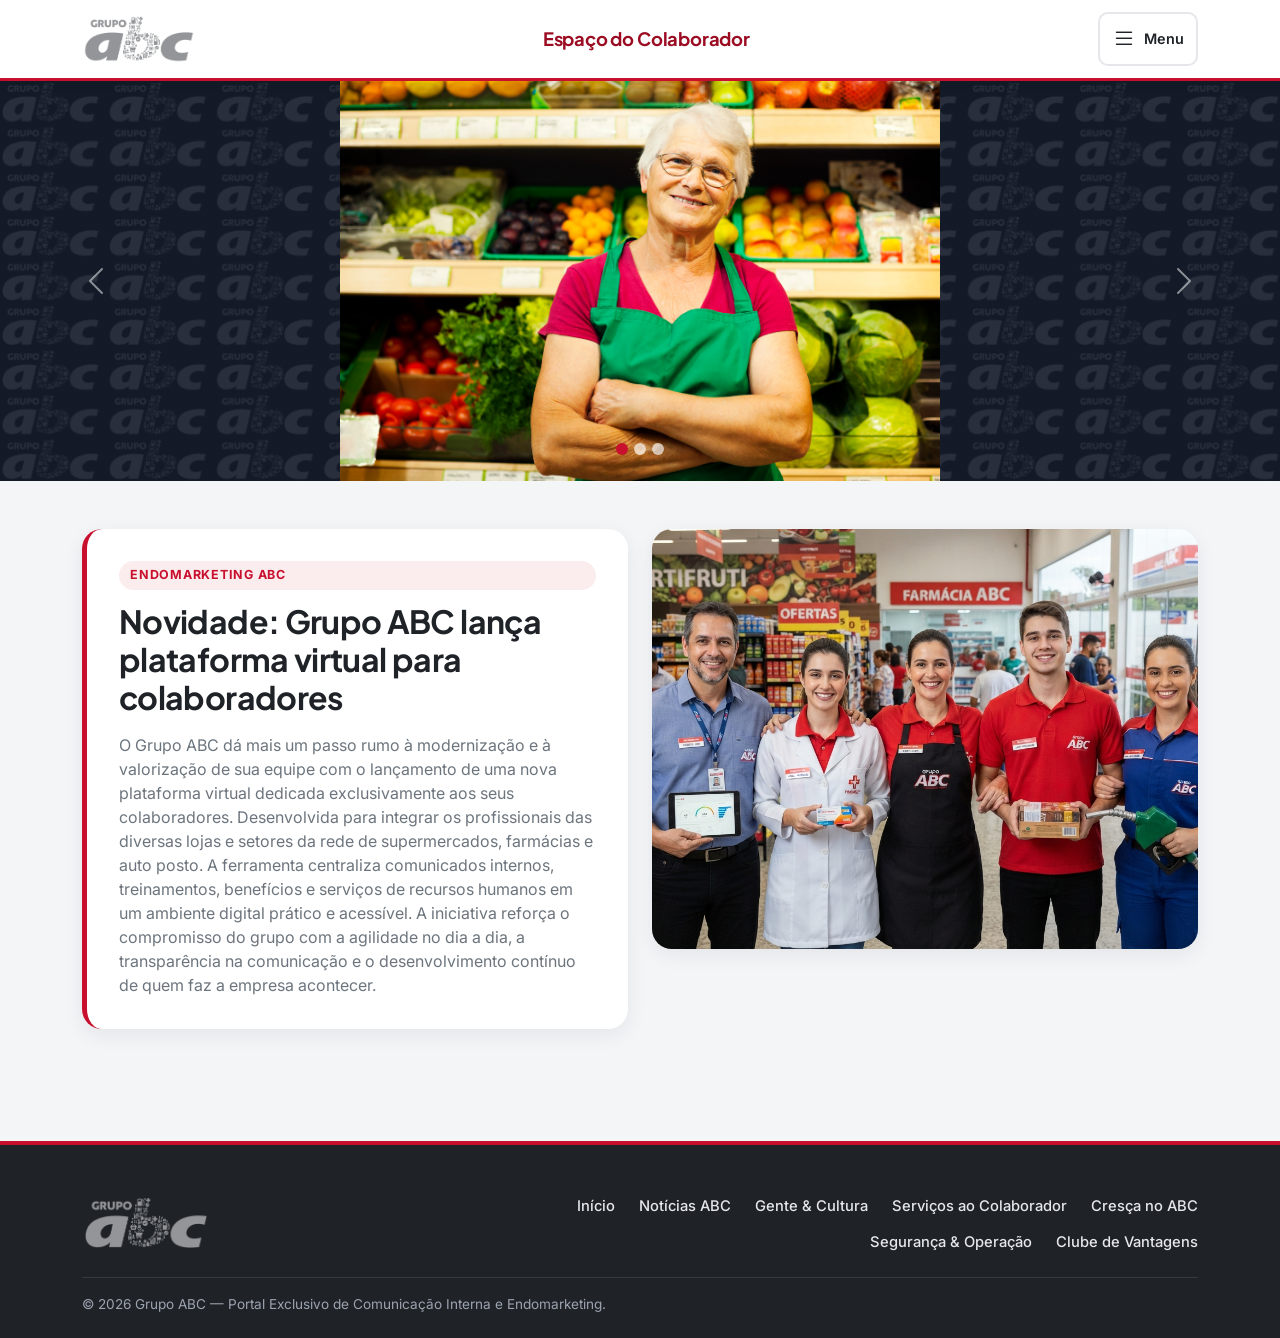
<file: index.html>
<!DOCTYPE html>
<html lang="pt-BR">

<head>
    <meta charset="UTF-8">
    <meta name="viewport" content="width=device-width, initial-scale=1.0">
    <title>Início | Portal Interno Grupo ABC</title>
    <!-- Google Fonts -->
    <link rel="preconnect" href="https://fonts.googleapis.com">
    <link rel="preconnect" href="https://fonts.gstatic.com" crossorigin>
    <link
        href="https://fonts.googleapis.com/css2?family=Inter:wght@400;500;600&family=Plus+Jakarta+Sans:wght@600;700;800&display=swap"
        rel="stylesheet">
    <!-- Bootstrap 5 & Icons -->
    <link href="https://cdn.jsdelivr.net/npm/bootstrap@5.3.3/dist/css/bootstrap.min.css" rel="stylesheet">
    <link href="https://cdn.jsdelivr.net/npm/bootstrap-icons@1.11.3/font/bootstrap-icons.min.css" rel="stylesheet">
    <!-- CSS Customizado -->
    <link rel="stylesheet" href="css/style.css">
</head>

<body>

    <!-- NAVBAR COMUM COM MENU SANDUÍCHE -->
    <header class="sticky-top">
        <nav class="navbar abc-navbar">
            <div class="container d-flex align-items-center justify-content-between gap-2">
                <a class="navbar-brand p-0 m-0" href="index.html">
                    <img src="img/logo.png" alt="Logo Grupo ABC" class="navbar-logo">
                </a>

                <span class="titulo-colaborador">Espaço do Colaborador</span>

                <button class="btn-menu-sandwich" type="button" data-bs-toggle="offcanvas"
                    data-bs-target="#menuPrincipalABC" aria-controls="menuPrincipalABC" aria-label="Abrir menu">
                    <i class="bi bi-list fs-4"></i>
                    <span class="d-none d-sm-inline">Menu</span>
                </button>
            </div>
        </nav>

        <!-- Menu Sanduíche Lateral (Offcanvas) -->
        <div class="offcanvas offcanvas-end abc-offcanvas" tabindex="-1" id="menuPrincipalABC"
            aria-labelledby="menuPrincipalABCLabel">
            <div class="offcanvas-header">
                <h5 class="offcanvas-title" id="menuPrincipalABCLabel">Portal Grupo ABC</h5>
                <button type="button" class="btn-close btn-close-white" data-bs-dismiss="offcanvas"
                    aria-label="Fechar"></button>
            </div>
            <div class="offcanvas-body">
                <ul class="abc-nav-list">
                    <li><a href="index.html" class="abc-nav-link active"><i class="bi bi-house-door-fill"></i>
                            Início</a></li>
                    <li><a href="noticias.html" class="abc-nav-link"><i class="bi bi-newspaper"></i> Notícias ABC</a>
                    </li>
                    <li><a href="gente.html" class="abc-nav-link"><i class="bi bi-people-fill"></i> Gente &amp;
                            Cultura</a></li>
                    <li><a href="servicos.html" class="abc-nav-link"><i class="bi bi-grid-1x2-fill"></i> Serviços ao
                            Colaborador</a></li>
                    <li><a href="https://gruposuperabc.jobs.recrut.ai/" target="_blank" rel="noopener noreferrer"
                            class="abc-nav-link"><i class="bi bi-graph-up-arrow"></i> Cresça no ABC</a></li>
                    <li><a href="Seguranca.html" class="abc-nav-link"><i class="bi bi-shield-check"></i> Segurança &amp;
                            Operação</a></li>
                    <li><a href="servicos.html#beneficios" class="abc-nav-link"><i class="bi bi-award-fill"></i> Clube
                            de Vantagens</a></li>
                </ul>
            </div>
        </div>
    </header>

    <main>
        <!-- 3 BANNERS EM LARGURA TOTAL E 500px DE ALTURA -->
        <section aria-label="Destaques Grupo ABC">
            <div id="carouselBannersABC" class="carousel slide" data-bs-ride="carousel">
                <div class="carousel-indicators">
                    <button type="button" data-bs-target="#carouselBannersABC" data-bs-slide-to="0" class="active"
                        aria-current="true" aria-label="Banner 1"></button>
                    <button type="button" data-bs-target="#carouselBannersABC" data-bs-slide-to="1"
                        aria-label="Banner 2"></button>
                    <button type="button" data-bs-target="#carouselBannersABC" data-bs-slide-to="2"
                        aria-label="Banner 3"></button>
                </div>

                <div class="carousel-inner">
                    <div class="carousel-item active">
                        <img src="img/imagem1.jpg" class="hero-banner-img" alt="Banner 1 Grupo ABC">
                    </div>
                    <div class="carousel-item">
                        <img src="img/imagem2.jpg" class="hero-banner-img" alt="Banner 2 Grupo ABC">
                    </div>
                    <div class="carousel-item">
                        <img src="img/imagem3.jpg" class="hero-banner-img" alt="Banner 3 Grupo ABC">
                    </div>
                </div>

                <button class="carousel-control-prev" type="button" data-bs-target="#carouselBannersABC"
                    data-bs-slide="prev">
                    <span class="carousel-control-prev-icon" aria-hidden="true"></span>
                    <span class="visually-hidden">Anterior</span>
                </button>
                <button class="carousel-control-next" type="button" data-bs-target="#carouselBannersABC"
                    data-bs-slide="next">
                    <span class="carousel-control-next-icon" aria-hidden="true"></span>
                    <span class="visually-hidden">Próximo</span>
                </button>
            </div>
        </section>

        <!-- SEÇÃO EM DUAS COLUNAS: TEXTO + IMAGEM CULTURA E GENTE -->
        <section class="container my-5">
            <div class="row g-4 align-items-stretch">
                <div class="col-12 col-lg-6">
                    <div class="cultura-box">
                        <span class="tag-red">Endomarketing ABC</span>
                        <h2 class="mb-3">Novidade: Grupo ABC lança plataforma virtual para colaboradores</h2>
                        <p class="text-secondary mb-0">
                            O Grupo ABC dá mais um passo rumo à modernização e à valorização de sua equipe com o
                            lançamento de uma nova plataforma virtual dedicada exclusivamente aos seus colaboradores.
                            Desenvolvida para integrar os profissionais das diversas lojas e setores da rede de
                            supermercados, farmácias e auto posto. A ferramenta centraliza comunicados internos,
                            treinamentos, benefícios e serviços de recursos humanos em um ambiente digital prático e
                            acessível. A iniciativa reforça o compromisso do grupo com a agilidade no dia a dia, a
                            transparência na comunicação e o desenvolvimento contínuo de quem faz a empresa acontecer.
                        </p>
                    </div>
                </div>
                <div class="col-12 col-lg-6">
                    <img src="img/imagem_cultura_e_gente.jpg" alt="Cultura e Gente Grupo ABC" class="cultura-img">
                </div>
            </div>
        </section>
    </main>

    <!-- FOOTER COMUM -->
    <footer class="abc-footer pt-5 pb-4">
        <div class="container">
            <div class="row gy-4 align-items-center">
                <div class="col-12 col-lg-4">
                    <a href="index.html">
                        <img src="img/logo.png" alt="Logo Grupo ABC" class="footer-logo">
                    </a>
                </div>
                <div class="col-12 col-lg-8">
                    <ul class="footer-nav-links justify-content-lg-end">
                        <li><a href="index.html">Início</a></li>
                        <li><a href="noticias.html">Notícias ABC</a></li>
                        <li><a href="gente.html">Gente &amp; Cultura</a></li>
                        <li><a href="servicos.html">Serviços ao Colaborador</a></li>
                        <li><a href="https://gruposuperabc.jobs.recrut.ai/" target="_blank"
                                rel="noopener noreferrer">Cresça no ABC</a></li>
                        <li><a href="Seguranca.html">Segurança &amp; Operação</a></li>
                        <li><a href="servicos.html#beneficios">Clube de Vantagens</a></li>
                    </ul>
                </div>
            </div>
            <div class="footer-bottom mt-4 pt-3 text-center text-lg-start">
                © 2026 Grupo ABC — Portal Exclusivo de Comunicação Interna e Endomarketing.
            </div>
        </div>
    </footer>

    <script src="https://cdn.jsdelivr.net/npm/bootstrap@5.3.3/dist/js/bootstrap.bundle.min.js"></script>
    <script src="js/script.js"></script>
</body>

</html>
</file>
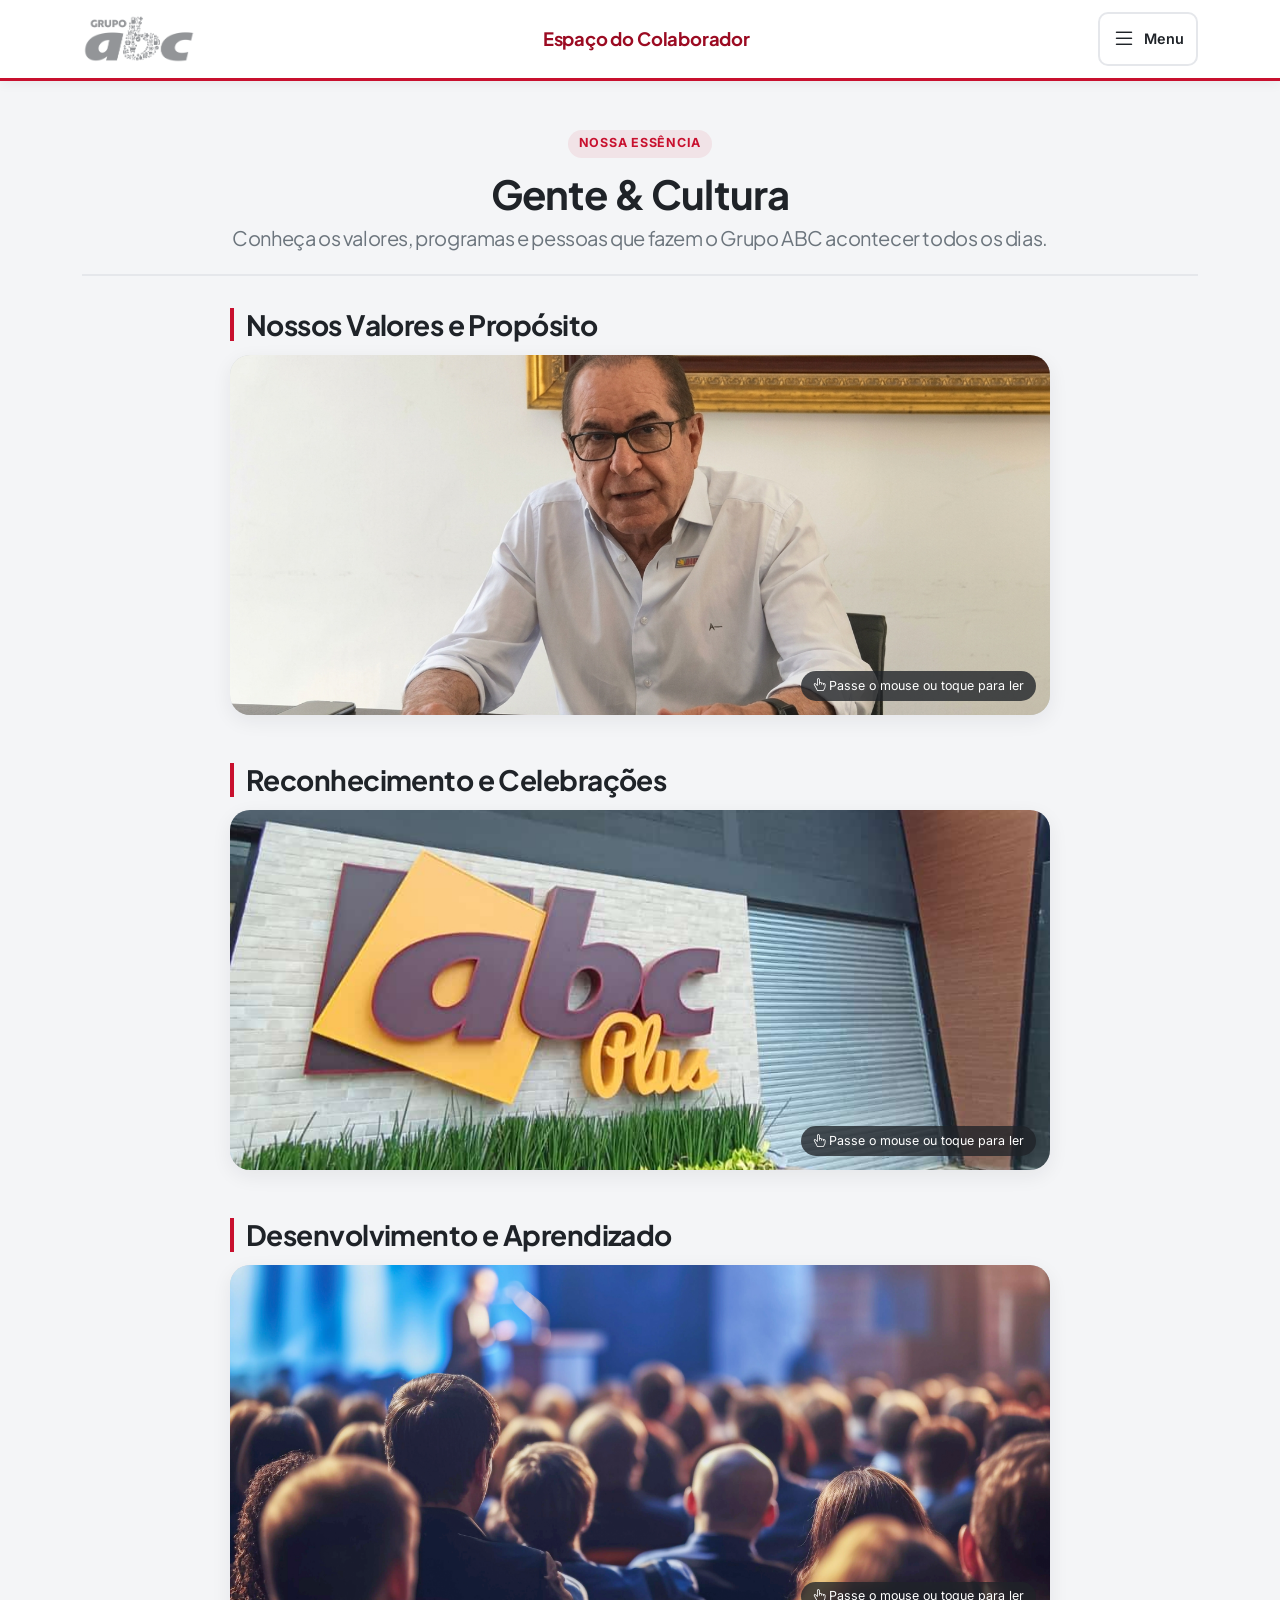
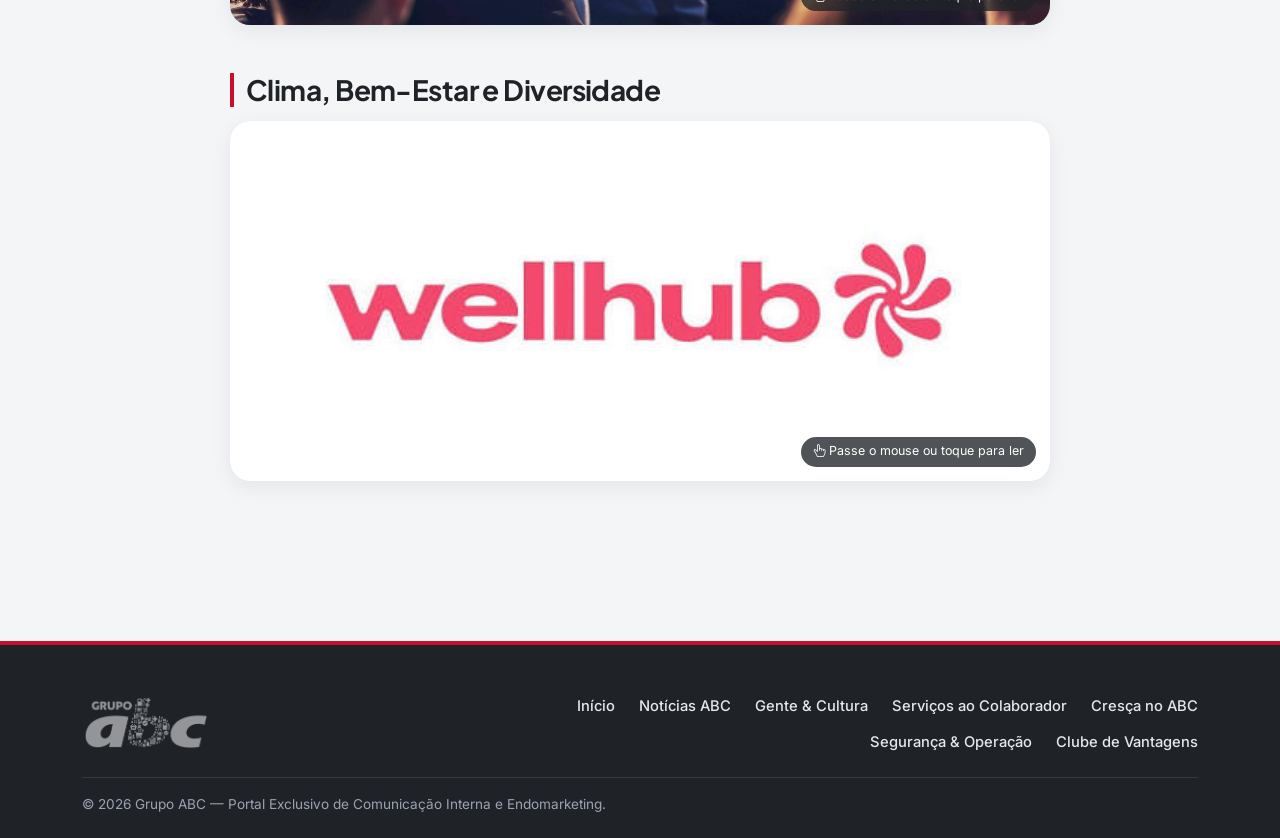
<file: gente.html>
<!DOCTYPE html>
<html lang="pt-BR">

<head>
    <meta charset="UTF-8">
    <meta name="viewport" content="width=device-width, initial-scale=1.0">
    <title>Gente &amp; Cultura | Portal Interno Grupo ABC</title>
    <link rel="preconnect" href="https://fonts.googleapis.com">
    <link rel="preconnect" href="https://fonts.gstatic.com" crossorigin>
    <link
        href="https://fonts.googleapis.com/css2?family=Inter:wght@400;500;600&family=Plus+Jakarta+Sans:wght@600;700;800&display=swap"
        rel="stylesheet">
    <link href="https://cdn.jsdelivr.net/npm/bootstrap@5.3.3/dist/css/bootstrap.min.css" rel="stylesheet">
    <link href="https://cdn.jsdelivr.net/npm/bootstrap-icons@1.11.3/font/bootstrap-icons.min.css" rel="stylesheet">
    <link rel="stylesheet" href="css/style.css">
</head>

<body>

    <!-- NAVBAR COMUM -->
    <header class="sticky-top">
        <nav class="navbar abc-navbar">
            <div class="container d-flex align-items-center justify-content-between gap-2">
                <a class="navbar-brand p-0 m-0" href="index.html">
                    <img src="img/logo.png" alt="Logo Grupo ABC" class="navbar-logo">
                </a>

                <span class="titulo-colaborador">Espaço do Colaborador</span>

                <button class="btn-menu-sandwich" type="button" data-bs-toggle="offcanvas"
                    data-bs-target="#menuPrincipalABC" aria-controls="menuPrincipalABC" aria-label="Abrir menu">
                    <i class="bi bi-list fs-4"></i>
                    <span class="d-none d-sm-inline">Menu</span>
                </button>
            </div>
        </nav>

        <div class="offcanvas offcanvas-end abc-offcanvas" tabindex="-1" id="menuPrincipalABC"
            aria-labelledby="menuPrincipalABCLabel">
            <div class="offcanvas-header">
                <h5 class="offcanvas-title" id="menuPrincipalABCLabel">Portal Grupo ABC</h5>
                <button type="button" class="btn-close btn-close-white" data-bs-dismiss="offcanvas"
                    aria-label="Fechar"></button>
            </div>
            <div class="offcanvas-body">
                <ul class="abc-nav-list">
                    <li><a href="index.html" class="abc-nav-link"><i class="bi bi-house-door-fill"></i> Início</a></li>
                    <li><a href="noticias.html" class="abc-nav-link"><i class="bi bi-newspaper"></i> Notícias ABC</a>
                    </li>
                    <li><a href="gente.html" class="abc-nav-link active"><i class="bi bi-people-fill"></i> Gente &amp;
                            Cultura</a></li>
                    <li><a href="servicos.html" class="abc-nav-link"><i class="bi bi-grid-1x2-fill"></i> Serviços ao
                            Colaborador</a></li>
                    <li><a href="https://gruposuperabc.jobs.recrut.ai/" target="_blank" rel="noopener noreferrer"
                            class="abc-nav-link"><i class="bi bi-graph-up-arrow"></i> Cresça no ABC</a></li>
                    <li><a href="Seguranca.html" class="abc-nav-link"><i class="bi bi-shield-check"></i> Segurança &amp;
                            Operação</a></li>
                    <li><a href="servicos.html#beneficios" class="abc-nav-link"><i class="bi bi-award-fill"></i> Clube
                            de Vantagens</a></li>
                </ul>
            </div>
        </div>
    </header>

    <main class="container py-5">
        <!-- TOPO: H1 E SUBTÍTULO H5 -->
        <div class="page-header text-center">
            <span class="tag-red">Nossa Essência</span>
            <h1 class="mb-2">Gente &amp; Cultura</h1>
            <h5 class="text-secondary fw-normal">
                Conheça os valores, programas e pessoas que fazem o Grupo ABC acontecer todos os dias.
            </h5>
        </div>

        <!-- 4 IMAGENS UMA ABAIXO DA OUTRA COM H3 ACIMA E OVERLAY NO HOVER/TOQUE -->
        <article class="gente-card-block">
            <h3 class="gente-card-title">Nossos Valores e Propósito</h3>
            <div class="gente-image-wrapper" tabindex="0">
                <img src="img/gente1.jpg" alt="Gente e Cultura 1">
                <span class="gente-hint"><i class="bi bi-hand-index-thumb me-1"></i>Passe o mouse ou toque para
                    ler</span>
                <div class="gente-overlay">
                    <p>
                        Nossa cultura é marcada pela simplicidade, honestidade, produtividade e dedicação. </p>
                </div>
            </div>
        </article>

        <article class="gente-card-block">
            <h3 class="gente-card-title">Reconhecimento e Celebrações</h3>
            <div class="gente-image-wrapper" tabindex="0">
                <img src="img/gente2.jpg" alt="Gente e Cultura 2">
                <span class="gente-hint"><i class="bi bi-hand-index-thumb me-1"></i>Passe o mouse ou toque para
                    ler</span>
                <div class="gente-overlay">
                    <p>
                        Dia 21 de Fevereiro foi inaugurada a primeira unidade do ABC Plus, bandeira do segmento premium
                        do Grupo ABC.
                    </p>
                </div>
            </div>
        </article>

        <article class="gente-card-block">
            <h3 class="gente-card-title">Desenvolvimento e Aprendizado</h3>
            <div class="gente-image-wrapper" tabindex="0">
                <img src="img/gente3.jpg" alt="Gente e Cultura 3">
                <span class="gente-hint"><i class="bi bi-hand-index-thumb me-1"></i>Passe o mouse ou toque para
                    ler</span>
                <div class="gente-overlay">
                    <p>
                        Grupo ABC faz cria Semana da Liderança para capacitar gestores de loja e administrativo.
                    </p>
                </div>
            </div>
        </article>

        <article class="gente-card-block">
            <h3 class="gente-card-title">Clima, Bem-Estar e Diversidade</h3>
            <div class="gente-image-wrapper" tabindex="0">
                <img src="img/gente4.jpg" alt="Gente e Cultura 4">
                <span class="gente-hint"><i class="bi bi-hand-index-thumb me-1"></i>Passe o mouse ou toque para
                    ler</span>
                <div class="gente-overlay">
                    <p>
                        Wellhub agora faz parte dos benefícios para os colaboradores do Grupo ABC. Fale com seu gestor!
                    </p>
                </div>
            </div>
        </article>
    </main>

    <!-- FOOTER COMUM -->
    <footer class="abc-footer pt-5 pb-4">
        <div class="container">
            <div class="row gy-4 align-items-center">
                <div class="col-12 col-lg-4">
                    <a href="index.html">
                        <img src="img/logo.png" alt="Logo Grupo ABC" class="footer-logo">
                    </a>
                </div>
                <div class="col-12 col-lg-8">
                    <ul class="footer-nav-links justify-content-lg-end">
                        <li><a href="index.html">Início</a></li>
                        <li><a href="noticias.html">Notícias ABC</a></li>
                        <li><a href="gente.html">Gente &amp; Cultura</a></li>
                        <li><a href="servicos.html">Serviços ao Colaborador</a></li>
                        <li><a href="https://gruposuperabc.jobs.recrut.ai/" target="_blank"
                                rel="noopener noreferrer">Cresça no ABC</a></li>
                        <li><a href="Seguranca.html">Segurança &amp; Operação</a></li>
                        <li><a href="servicos.html#beneficios">Clube de Vantagens</a></li>
                    </ul>
                </div>
            </div>
            <div class="footer-bottom mt-4 pt-3 text-center text-lg-start">
                © 2026 Grupo ABC — Portal Exclusivo de Comunicação Interna e Endomarketing.
            </div>
        </div>
    </footer>

    <script src="https://cdn.jsdelivr.net/npm/bootstrap@5.3.3/dist/js/bootstrap.bundle.min.js"></script>
    <script src="js/script.js"></script>
</body>

</html>
</file>
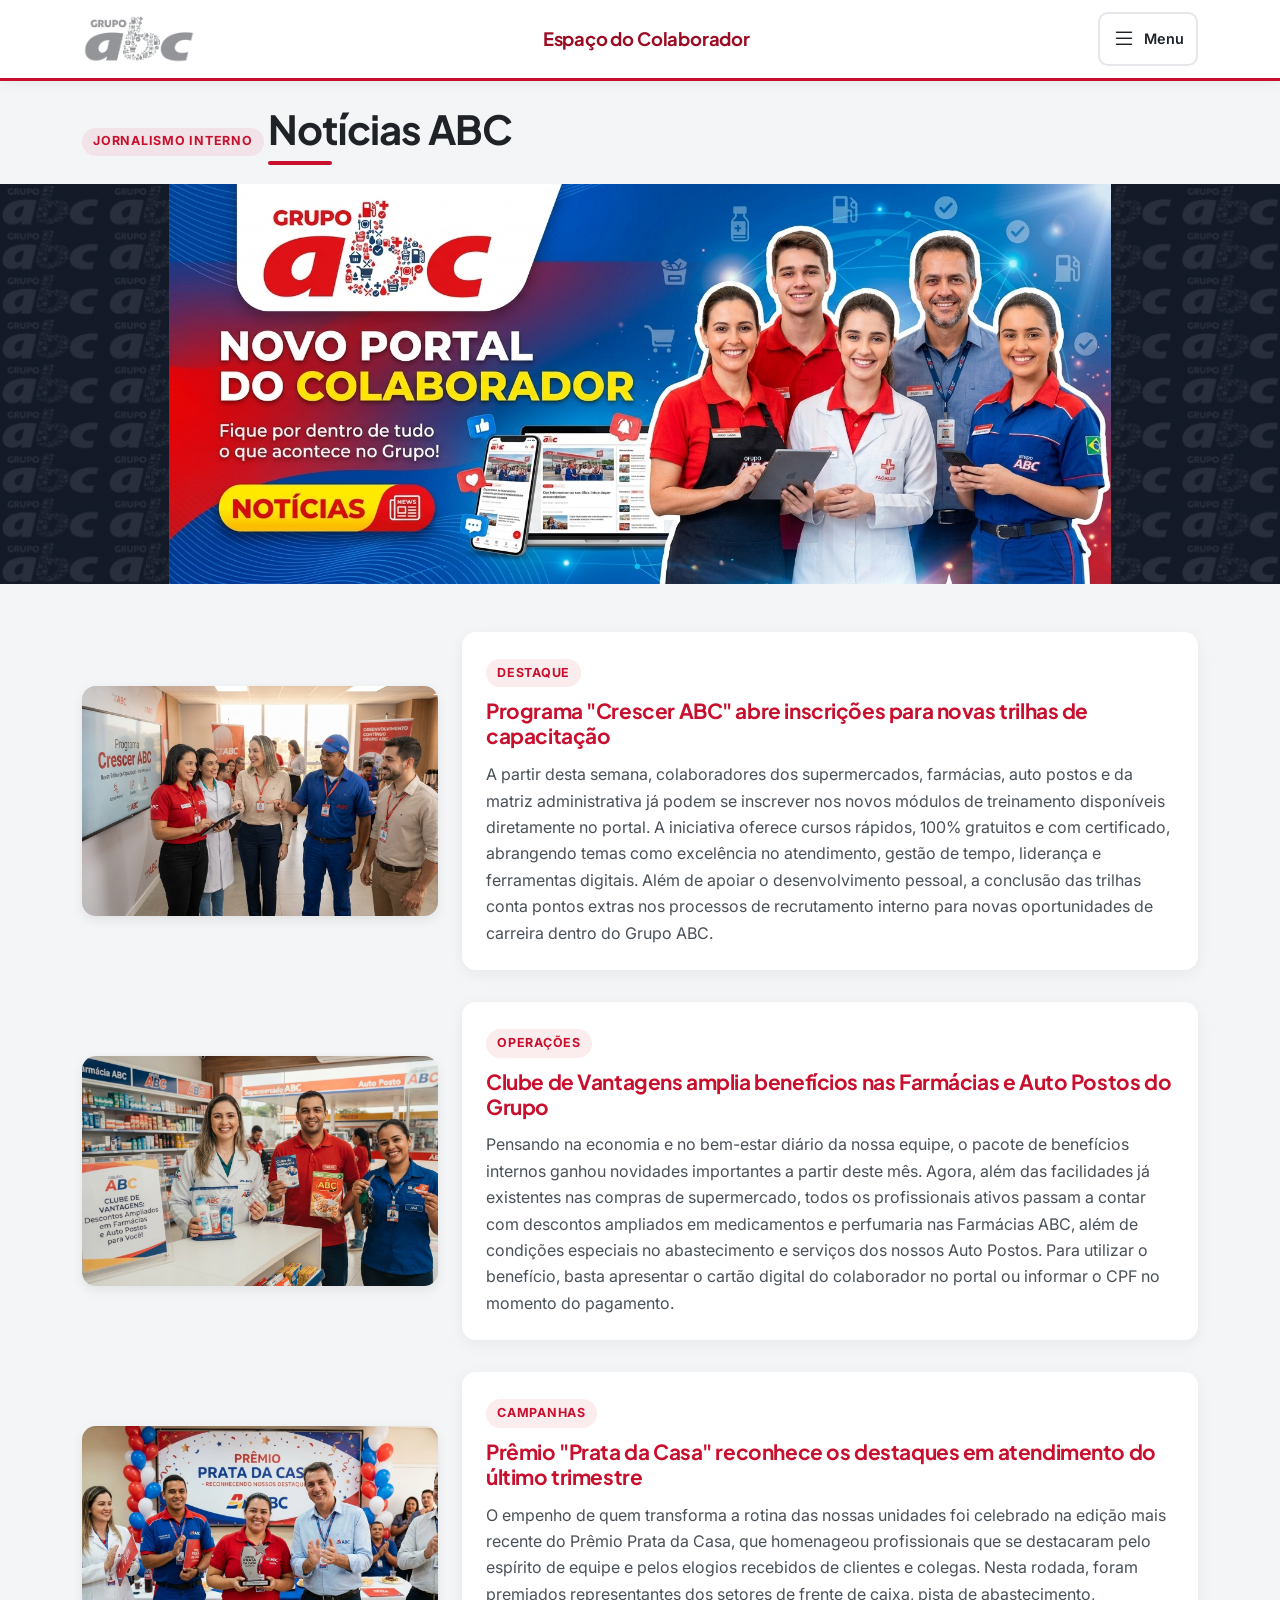
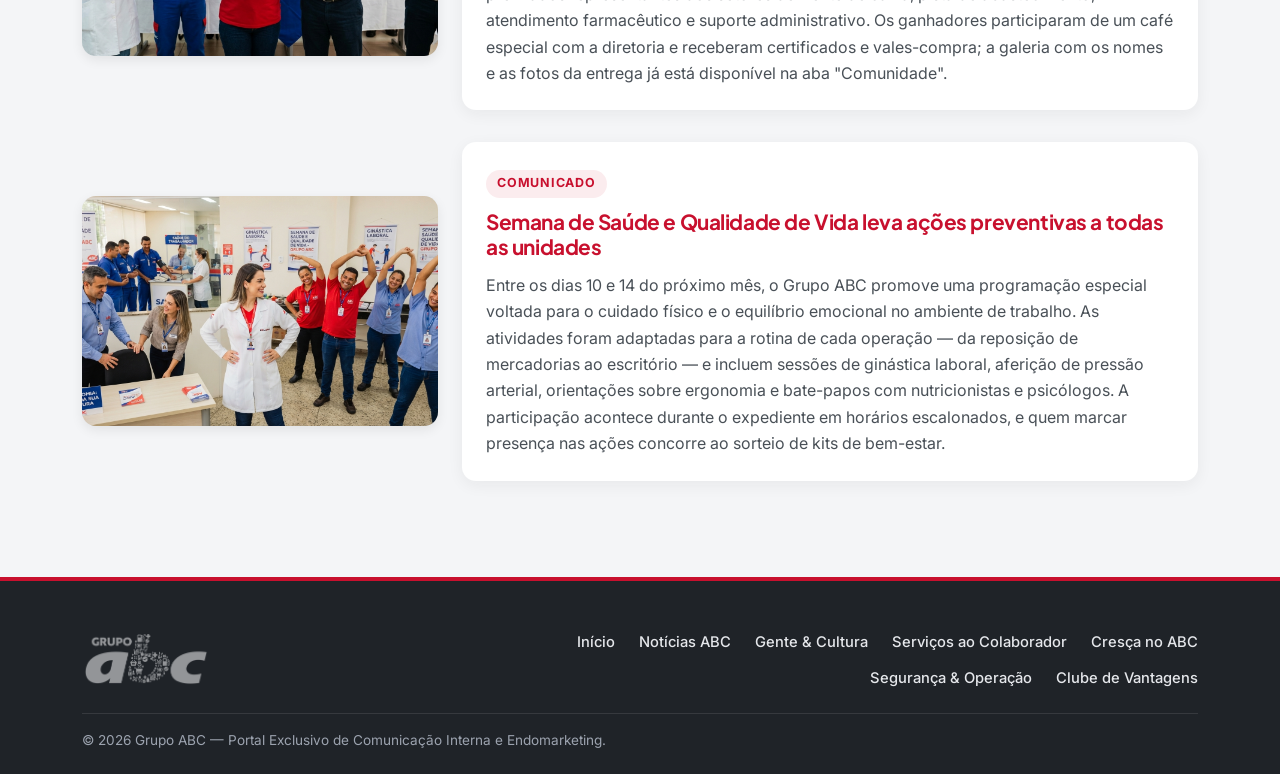
<file: noticias.html>
<!DOCTYPE html>
<html lang="pt-BR">

<head>
    <meta charset="UTF-8">
    <meta name="viewport" content="width=device-width, initial-scale=1.0">
    <title>Notícias ABC | Portal Interno Grupo ABC</title>
    <link rel="preconnect" href="https://fonts.googleapis.com">
    <link rel="preconnect" href="https://fonts.gstatic.com" crossorigin>
    <link
        href="https://fonts.googleapis.com/css2?family=Inter:wght@400;500;600&family=Plus+Jakarta+Sans:wght@600;700;800&display=swap"
        rel="stylesheet">
    <link href="https://cdn.jsdelivr.net/npm/bootstrap@5.3.3/dist/css/bootstrap.min.css" rel="stylesheet">
    <link href="https://cdn.jsdelivr.net/npm/bootstrap-icons@1.11.3/font/bootstrap-icons.min.css" rel="stylesheet">
    <link rel="stylesheet" href="css/style.css">
</head>

<body>

    <!-- NAVBAR COMUM -->
    <header class="sticky-top">
        <nav class="navbar abc-navbar">
            <div class="container d-flex align-items-center justify-content-between gap-2">
                <a class="navbar-brand p-0 m-0" href="index.html">
                    <img src="img/logo.png" alt="Logo Grupo ABC" class="navbar-logo">
                </a>

                <span class="titulo-colaborador">Espaço do Colaborador</span>

                <button class="btn-menu-sandwich" type="button" data-bs-toggle="offcanvas"
                    data-bs-target="#menuPrincipalABC" aria-controls="menuPrincipalABC" aria-label="Abrir menu">
                    <i class="bi bi-list fs-4"></i>
                    <span class="d-none d-sm-inline">Menu</span>
                </button>
            </div>
        </nav>

        <div class="offcanvas offcanvas-end abc-offcanvas" tabindex="-1" id="menuPrincipalABC"
            aria-labelledby="menuPrincipalABCLabel">
            <div class="offcanvas-header">
                <h5 class="offcanvas-title" id="menuPrincipalABCLabel">Portal Grupo ABC</h5>
                <button type="button" class="btn-close btn-close-white" data-bs-dismiss="offcanvas"
                    aria-label="Fechar"></button>
            </div>
            <div class="offcanvas-body">
                <ul class="abc-nav-list">
                    <li><a href="index.html" class="abc-nav-link"><i class="bi bi-house-door-fill"></i> Início</a></li>
                    <li><a href="noticias.html" class="abc-nav-link active"><i class="bi bi-newspaper"></i> Notícias
                            ABC</a></li>
                    <li><a href="gente.html" class="abc-nav-link"><i class="bi bi-people-fill"></i> Gente &amp;
                            Cultura</a></li>
                    <li><a href="servicos.html" class="abc-nav-link"><i class="bi bi-grid-1x2-fill"></i> Serviços ao
                            Colaborador</a></li>
                    <li><a href="https://gruposuperabc.jobs.recrut.ai/" target="_blank" rel="noopener noreferrer"
                            class="abc-nav-link"><i class="bi bi-graph-up-arrow"></i> Cresça no ABC</a></li>
                    <li><a href="Seguranca.html" class="abc-nav-link"><i class="bi bi-shield-check"></i> Segurança &amp;
                            Operação</a></li>
                    <li><a href="servicos.html#beneficios" class="abc-nav-link"><i class="bi bi-award-fill"></i> Clube
                            de Vantagens</a></li>
                </ul>
            </div>
        </div>
    </header>

    <main>
        <!-- TÍTULO H1 -->
        <div class="container pt-4 pb-3">
            <span class="tag-red">Jornalismo Interno</span>
            <h1 class="page-title mb-0">Notícias ABC</h1>
        </div>

        <!-- BANNER ÚNICO (100% LARGURA x 400px ALTURA) -->
        <div class="mb-5">
            <img src="img/banner_noticia.jpg" alt="Banner Principal de Notícias ABC" class="news-banner-img">
        </div>

        <!-- 4 SECTIONS DE NOTÍCIAS (COL-4 IMAGEM + COL-8 TEXTO COM SOMBRA LEVE) -->
        <div class="container">
            <!-- Notícia 1 -->
            <section class="news-section">
                <div class="row g-4 align-items-center">
                    <div class="col-12 col-md-4">
                        <img src="img/n1.jpg" alt="Notícia 1 Grupo ABC" class="news-thumb">
                    </div>
                    <div class="col-12 col-md-8">
                        <div class="news-text-box">
                            <span class="tag-red">Destaque</span>
                            <h3>Programa "Crescer ABC" abre inscrições para novas trilhas de capacitação</h3>
                            <p>
                                A partir desta semana, colaboradores dos supermercados, farmácias, auto postos e da
                                matriz administrativa já podem se inscrever nos novos módulos de treinamento disponíveis
                                diretamente no portal. A iniciativa oferece cursos rápidos, 100% gratuitos e com
                                certificado, abrangendo temas como excelência no atendimento, gestão de tempo, liderança
                                e ferramentas digitais. Além de apoiar o desenvolvimento pessoal, a conclusão das
                                trilhas conta pontos extras nos processos de recrutamento interno para novas
                                oportunidades de carreira dentro do Grupo ABC. </p>
                        </div>
                    </div>
                </div>
            </section>

            <!-- Notícia 2 -->
            <section class="news-section">
                <div class="row g-4 align-items-center">
                    <div class="col-12 col-md-4">
                        <img src="img/n2.jpg" alt="Notícia 2 Grupo ABC" class="news-thumb">
                    </div>
                    <div class="col-12 col-md-8">
                        <div class="news-text-box">
                            <span class="tag-red">Operações</span>
                            <h3>Clube de Vantagens amplia benefícios nas Farmácias e Auto Postos do Grupo</h3>
                            <p>
                                Pensando na economia e no bem-estar diário da nossa equipe, o pacote de benefícios
                                internos ganhou novidades importantes a partir deste mês. Agora, além das facilidades já
                                existentes nas compras de supermercado, todos os profissionais ativos passam a contar
                                com descontos ampliados em medicamentos e perfumaria nas Farmácias ABC, além de
                                condições especiais no abastecimento e serviços dos nossos Auto Postos. Para utilizar o
                                benefício, basta apresentar o cartão digital do colaborador no portal ou informar o CPF
                                no momento do pagamento. </p>
                        </div>
                    </div>
                </div>
            </section>

            <!-- Notícia 3 -->
            <section class="news-section">
                <div class="row g-4 align-items-center">
                    <div class="col-12 col-md-4">
                        <img src="img/n3.jpg" alt="Notícia 3 Grupo ABC" class="news-thumb">
                    </div>
                    <div class="col-12 col-md-8">
                        <div class="news-text-box">
                            <span class="tag-red">Campanhas</span>
                            <h3>Prêmio "Prata da Casa" reconhece os destaques em atendimento do último trimestre</h3>
                            <p>
                                O empenho de quem transforma a rotina das nossas unidades foi celebrado na edição mais
                                recente do Prêmio Prata da Casa, que homenageou profissionais que se destacaram pelo
                                espírito de equipe e pelos elogios recebidos de clientes e colegas. Nesta rodada, foram
                                premiados representantes dos setores de frente de caixa, pista de abastecimento,
                                atendimento farmacêutico e suporte administrativo. Os ganhadores participaram de um café
                                especial com a diretoria e receberam certificados e vales-compra; a galeria com os nomes
                                e as fotos da entrega já está disponível na aba "Comunidade". </p>
                        </div>
                    </div>
                </div>
            </section>

            <!-- Notícia 4 -->
            <section class="news-section">
                <div class="row g-4 align-items-center">
                    <div class="col-12 col-md-4">
                        <img src="img/n4.jpg" alt="Notícia 4 Grupo ABC" class="news-thumb">
                    </div>
                    <div class="col-12 col-md-8">
                        <div class="news-text-box">
                            <span class="tag-red">Comunicado</span>
                            <h3>Semana de Saúde e Qualidade de Vida leva ações preventivas a todas as unidades</h3>
                            <p>
                                Entre os dias 10 e 14 do próximo mês, o Grupo ABC promove uma programação especial
                                voltada para o cuidado físico e o equilíbrio emocional no ambiente de trabalho. As
                                atividades foram adaptadas para a rotina de cada operação — da reposição de mercadorias
                                ao escritório — e incluem sessões de ginástica laboral, aferição de pressão arterial,
                                orientações sobre ergonomia e bate-papos com nutricionistas e psicólogos. A participação
                                acontece durante o expediente em horários escalonados, e quem marcar presença nas ações
                                concorre ao sorteio de kits de bem-estar. </p>
                        </div>
                    </div>
                </div>
            </section>
        </div>
    </main>

    <!-- FOOTER COMUM -->
    <footer class="abc-footer pt-5 pb-4">
        <div class="container">
            <div class="row gy-4 align-items-center">
                <div class="col-12 col-lg-4">
                    <a href="index.html">
                        <img src="img/logo.png" alt="Logo Grupo ABC" class="footer-logo">
                    </a>
                </div>
                <div class="col-12 col-lg-8">
                    <ul class="footer-nav-links justify-content-lg-end">
                        <li><a href="index.html">Início</a></li>
                        <li><a href="noticias.html">Notícias ABC</a></li>
                        <li><a href="gente.html">Gente &amp; Cultura</a></li>
                        <li><a href="servicos.html">Serviços ao Colaborador</a></li>
                        <li><a href="https://gruposuperabc.jobs.recrut.ai/" target="_blank"
                                rel="noopener noreferrer">Cresça no ABC</a></li>
                        <li><a href="Seguranca.html">Segurança &amp; Operação</a></li>
                        <li><a href="servicos.html#beneficios">Clube de Vantagens</a></li>
                    </ul>
                </div>
            </div>
            <div class="footer-bottom mt-4 pt-3 text-center text-lg-start">
                © 2026 Grupo ABC — Portal Exclusivo de Comunicação Interna e Endomarketing.
            </div>
        </div>
    </footer>

    <script src="https://cdn.jsdelivr.net/npm/bootstrap@5.3.3/dist/js/bootstrap.bundle.min.js"></script>
    <script src="js/script.js"></script>
</body>

</html>
</file>
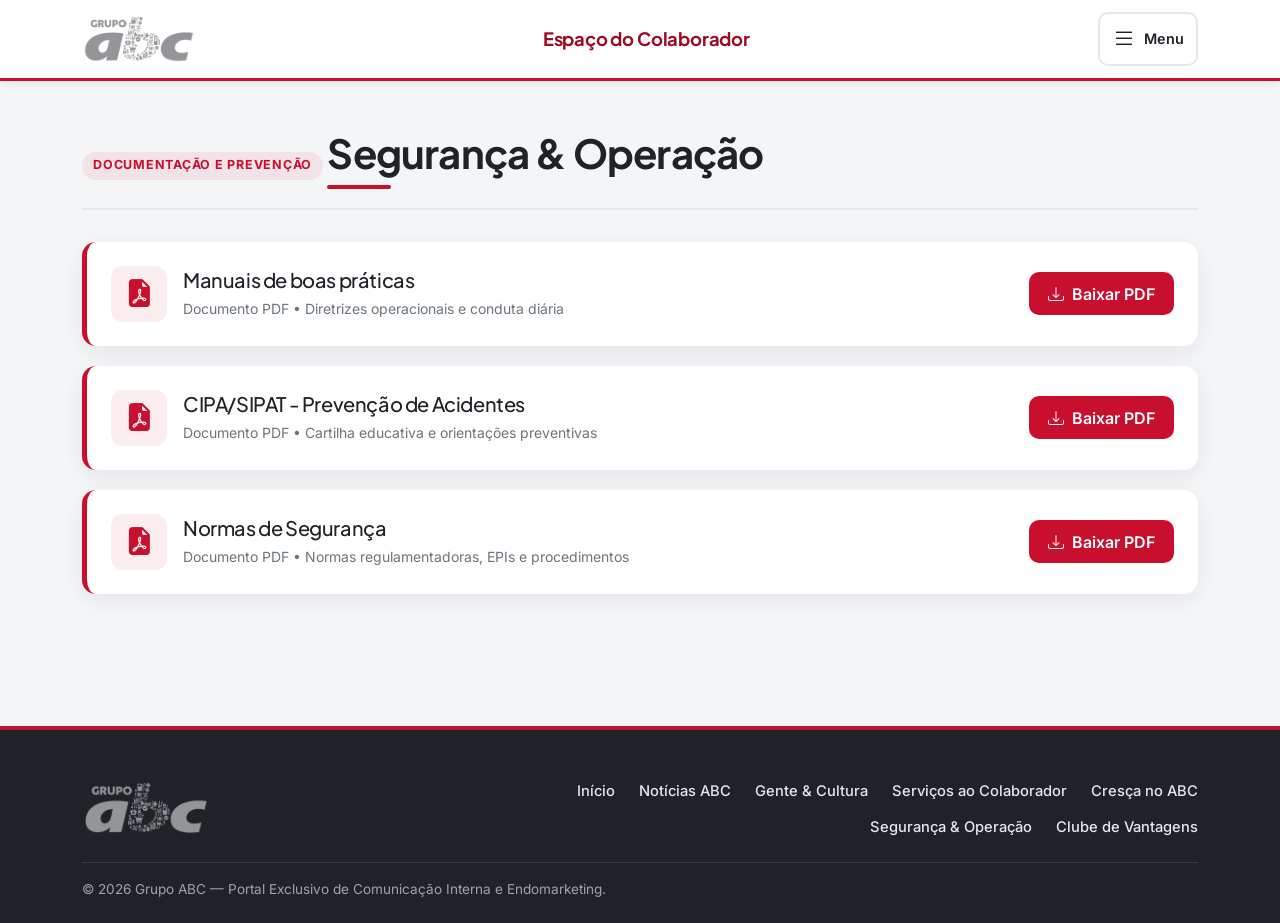
<file: Seguranca.html>
<!DOCTYPE html>
<html lang="pt-BR">

<head>
    <meta charset="UTF-8">
    <meta name="viewport" content="width=device-width, initial-scale=1.0">
    <title>Segurança &amp; Operação | Portal Interno Grupo ABC</title>
    <link rel="preconnect" href="https://fonts.googleapis.com">
    <link rel="preconnect" href="https://fonts.gstatic.com" crossorigin>
    <link
        href="https://fonts.googleapis.com/css2?family=Inter:wght@400;500;600&family=Plus+Jakarta+Sans:wght@600;700;800&display=swap"
        rel="stylesheet">
    <link href="https://cdn.jsdelivr.net/npm/bootstrap@5.3.3/dist/css/bootstrap.min.css" rel="stylesheet">
    <link href="https://cdn.jsdelivr.net/npm/bootstrap-icons@1.11.3/font/bootstrap-icons.min.css" rel="stylesheet">
    <link rel="stylesheet" href="css/style.css">
</head>

<body>

    <!-- NAVBAR COMUM -->
    <header class="sticky-top">
        <nav class="navbar abc-navbar">
            <div class="container d-flex align-items-center justify-content-between gap-2">
                <a class="navbar-brand p-0 m-0" href="index.html">
                    <img src="img/logo.png" alt="Logo Grupo ABC" class="navbar-logo">
                </a>

                <span class="titulo-colaborador">Espaço do Colaborador</span>

                <button class="btn-menu-sandwich" type="button" data-bs-toggle="offcanvas"
                    data-bs-target="#menuPrincipalABC" aria-controls="menuPrincipalABC" aria-label="Abrir menu">
                    <i class="bi bi-list fs-4"></i>
                    <span class="d-none d-sm-inline">Menu</span>
                </button>
            </div>
        </nav>

        <div class="offcanvas offcanvas-end abc-offcanvas" tabindex="-1" id="menuPrincipalABC"
            aria-labelledby="menuPrincipalABCLabel">
            <div class="offcanvas-header">
                <h5 class="offcanvas-title" id="menuPrincipalABCLabel">Portal Grupo ABC</h5>
                <button type="button" class="btn-close btn-close-white" data-bs-dismiss="offcanvas"
                    aria-label="Fechar"></button>
            </div>
            <div class="offcanvas-body">
                <ul class="abc-nav-list">
                    <li><a href="index.html" class="abc-nav-link"><i class="bi bi-house-door-fill"></i> Início</a></li>
                    <li><a href="noticias.html" class="abc-nav-link"><i class="bi bi-newspaper"></i> Notícias ABC</a>
                    </li>
                    <li><a href="gente.html" class="abc-nav-link"><i class="bi bi-people-fill"></i> Gente &amp;
                            Cultura</a></li>
                    <li><a href="servicos.html" class="abc-nav-link"><i class="bi bi-grid-1x2-fill"></i> Serviços ao
                            Colaborador</a></li>
                    <li><a href="https://gruposuperabc.jobs.recrut.ai/" target="_blank" rel="noopener noreferrer"
                            class="abc-nav-link"><i class="bi bi-graph-up-arrow"></i> Cresça no ABC</a></li>
                    <li><a href="Seguranca.html" class="abc-nav-link active"><i class="bi bi-shield-check"></i>
                            Segurança &amp; Operação</a></li>
                    <li><a href="servicos.html#beneficios" class="abc-nav-link"><i class="bi bi-award-fill"></i> Clube
                            de Vantagens</a></li>
                </ul>
            </div>
        </div>
    </header>

    <main class="container py-5">
        <!-- TÍTULO H1 -->
        <div class="page-header">
            <span class="tag-red">Documentação e Prevenção</span>
            <h1 class="page-title mb-0">Segurança &amp; Operação</h1>
        </div>

        <!-- Alerta visual ao clicar nos downloads simulados -->
        <div id="pdfDownloadAlert" class="alert alert-dark border-danger d-none mb-4" role="alert"></div>

        <!-- CAIXAS DE DOWNLOAD SIMULADO DE PDFs (UMA ABAIXO DA OUTRA) -->
        <div class="pdf-card">
            <div class="d-flex align-items-center gap-3">
                <div class="pdf-icon-box">
                    <i class="bi bi-file-earmark-pdf-fill"></i>
                </div>
                <div>
                    <h2 class="h5 mb-1">Manuais de boas práticas</h2>
                    <span class="text-secondary small">Documento PDF • Diretrizes operacionais e conduta diária</span>
                </div>
            </div>
            <a href="#" class="btn btn-abc btn-simular-pdf" data-doc="Manuais de boas práticas">
                <i class="bi bi-download me-2"></i>Baixar PDF
            </a>
        </div>

        <div class="pdf-card">
            <div class="d-flex align-items-center gap-3">
                <div class="pdf-icon-box">
                    <i class="bi bi-file-earmark-pdf-fill"></i>
                </div>
                <div>
                    <h2 class="h5 mb-1">CIPA/SIPAT - Prevenção de Acidentes</h2>
                    <span class="text-secondary small">Documento PDF • Cartilha educativa e orientações
                        preventivas</span>
                </div>
            </div>
            <a href="#" class="btn btn-abc btn-simular-pdf" data-doc="CIPA-SIPAT - Prevenção de Acidentes">
                <i class="bi bi-download me-2"></i>Baixar PDF
            </a>
        </div>

        <div class="pdf-card">
            <div class="d-flex align-items-center gap-3">
                <div class="pdf-icon-box">
                    <i class="bi bi-file-earmark-pdf-fill"></i>
                </div>
                <div>
                    <h2 class="h5 mb-1">Normas de Segurança</h2>
                    <span class="text-secondary small">Documento PDF • Normas regulamentadoras, EPIs e
                        procedimentos</span>
                </div>
            </div>
            <a href="#" class="btn btn-abc btn-simular-pdf" data-doc="Normas de Segurança">
                <i class="bi bi-download me-2"></i>Baixar PDF
            </a>
        </div>
    </main>

    <!-- FOOTER COMUM -->
    <footer class="abc-footer pt-5 pb-4">
        <div class="container">
            <div class="row gy-4 align-items-center">
                <div class="col-12 col-lg-4">
                    <a href="index.html">
                        <img src="img/logo.png" alt="Logo Grupo ABC" class="footer-logo">
                    </a>
                </div>
                <div class="col-12 col-lg-8">
                    <ul class="footer-nav-links justify-content-lg-end">
                        <li><a href="index.html">Início</a></li>
                        <li><a href="noticias.html">Notícias ABC</a></li>
                        <li><a href="gente.html">Gente &amp; Cultura</a></li>
                        <li><a href="servicos.html">Serviços ao Colaborador</a></li>
                        <li><a href="https://gruposuperabc.jobs.recrut.ai/" target="_blank"
                                rel="noopener noreferrer">Cresça no ABC</a></li>
                        <li><a href="Seguranca.html">Segurança &amp; Operação</a></li>
                        <li><a href="servicos.html#beneficios">Clube de Vantagens</a></li>
                    </ul>
                </div>
            </div>
            <div class="footer-bottom mt-4 pt-3 text-center text-lg-start">
                © 2026 Grupo ABC — Portal Exclusivo de Comunicação Interna e Endomarketing.
            </div>
        </div>
    </footer>

    <script src="https://cdn.jsdelivr.net/npm/bootstrap@5.3.3/dist/js/bootstrap.bundle.min.js"></script>
    <script src="js/script.js"></script>
</body>

</html>
</file>
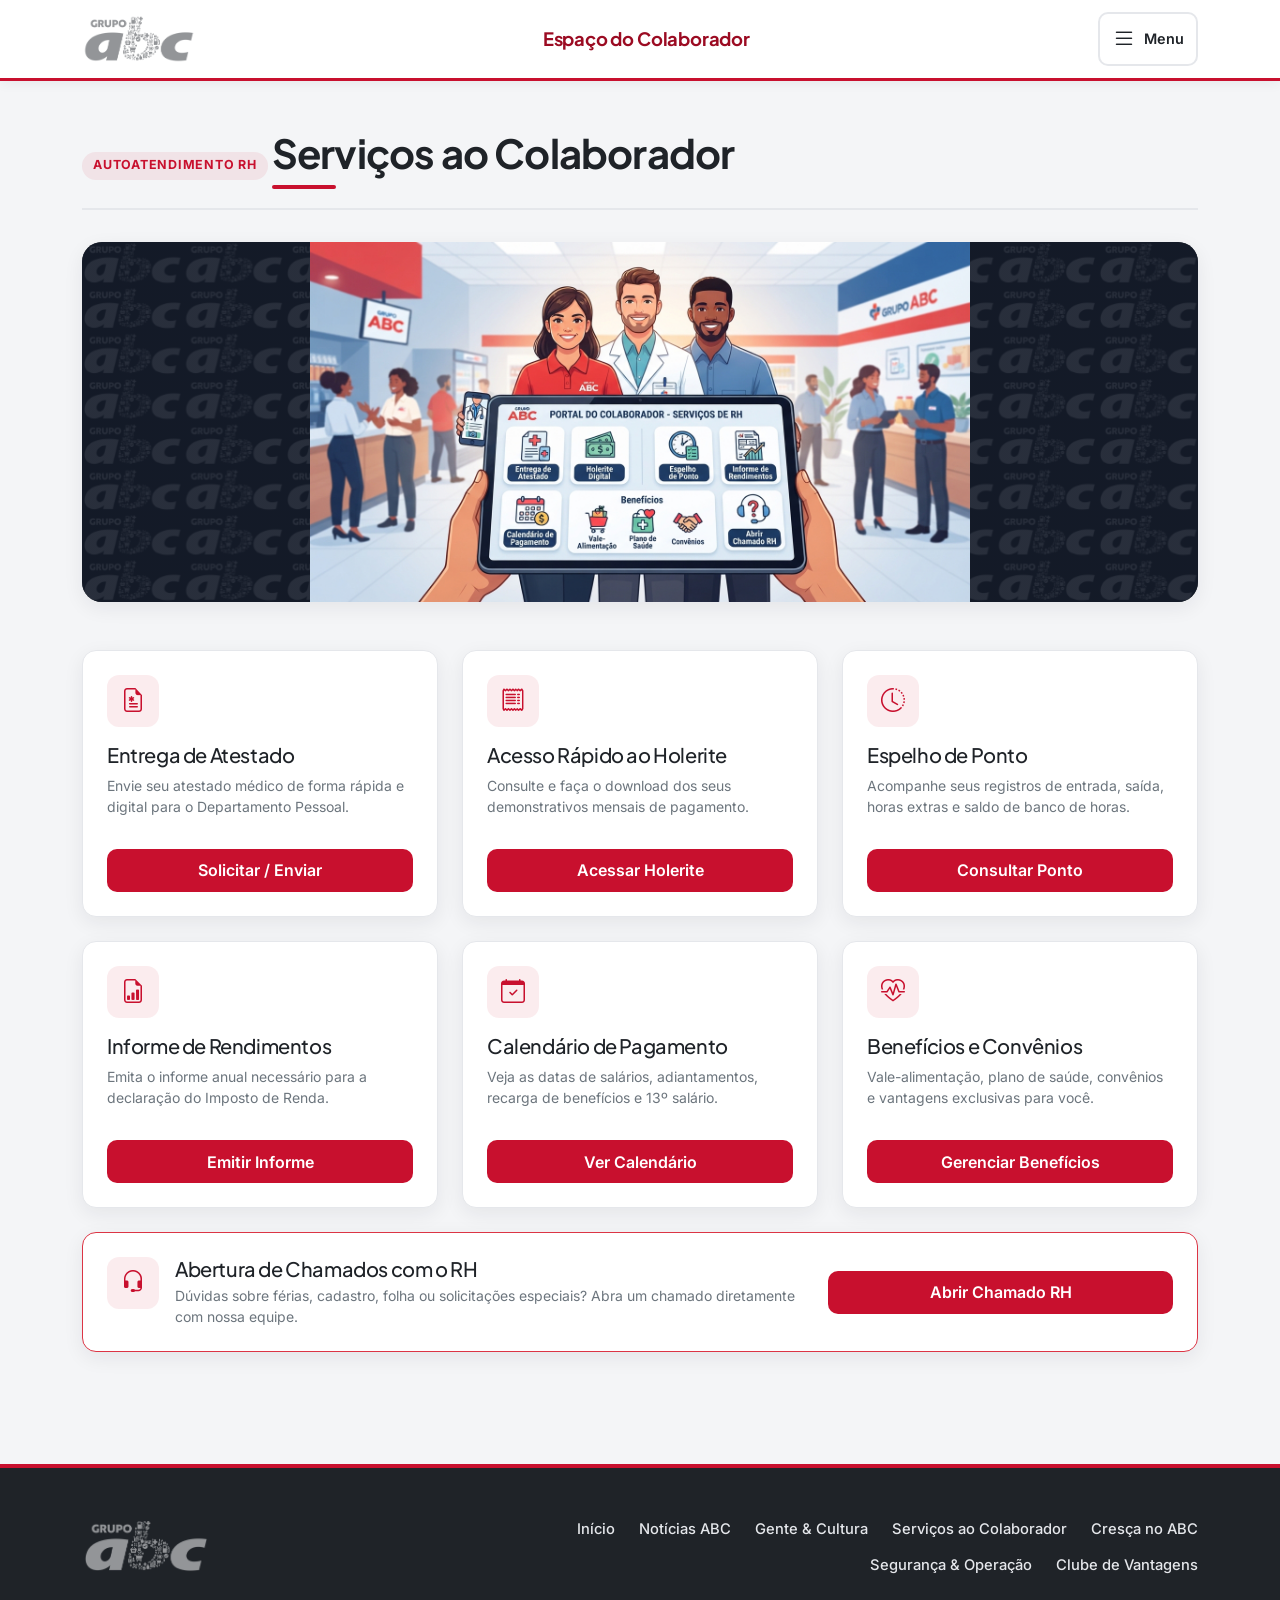
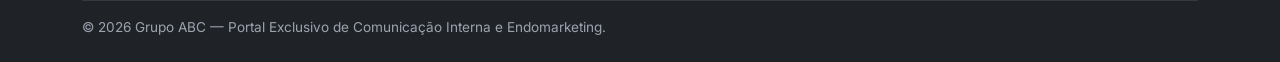
<file: servicos.html>
<!DOCTYPE html>
<html lang="pt-BR">

<head>
    <meta charset="UTF-8">
    <meta name="viewport" content="width=device-width, initial-scale=1.0">
    <title>Serviços ao Colaborador | Portal Interno Grupo ABC</title>
    <link rel="preconnect" href="https://fonts.googleapis.com">
    <link rel="preconnect" href="https://fonts.gstatic.com" crossorigin>
    <link
        href="https://fonts.googleapis.com/css2?family=Inter:wght@400;500;600&family=Plus+Jakarta+Sans:wght@600;700;800&display=swap"
        rel="stylesheet">
    <link href="https://cdn.jsdelivr.net/npm/bootstrap@5.3.3/dist/css/bootstrap.min.css" rel="stylesheet">
    <link href="https://cdn.jsdelivr.net/npm/bootstrap-icons@1.11.3/font/bootstrap-icons.min.css" rel="stylesheet">
    <link rel="stylesheet" href="css/style.css">
</head>

<body>

    <!-- NAVBAR COMUM -->
    <header class="sticky-top">
        <nav class="navbar abc-navbar">
            <div class="container d-flex align-items-center justify-content-between gap-2">
                <a class="navbar-brand p-0 m-0" href="index.html">
                    <img src="img/logo.png" alt="Logo Grupo ABC" class="navbar-logo">
                </a>

                <span class="titulo-colaborador">Espaço do Colaborador</span>

                <button class="btn-menu-sandwich" type="button" data-bs-toggle="offcanvas"
                    data-bs-target="#menuPrincipalABC" aria-controls="menuPrincipalABC" aria-label="Abrir menu">
                    <i class="bi bi-list fs-4"></i>
                    <span class="d-none d-sm-inline">Menu</span>
                </button>
            </div>
        </nav>

        <div class="offcanvas offcanvas-end abc-offcanvas" tabindex="-1" id="menuPrincipalABC"
            aria-labelledby="menuPrincipalABCLabel">
            <div class="offcanvas-header">
                <h5 class="offcanvas-title" id="menuPrincipalABCLabel">Portal Grupo ABC</h5>
                <button type="button" class="btn-close btn-close-white" data-bs-dismiss="offcanvas"
                    aria-label="Fechar"></button>
            </div>
            <div class="offcanvas-body">
                <ul class="abc-nav-list">
                    <li><a href="index.html" class="abc-nav-link"><i class="bi bi-house-door-fill"></i> Início</a></li>
                    <li><a href="noticias.html" class="abc-nav-link"><i class="bi bi-newspaper"></i> Notícias ABC</a>
                    </li>
                    <li><a href="gente.html" class="abc-nav-link"><i class="bi bi-people-fill"></i> Gente &amp;
                            Cultura</a></li>
                    <li><a href="servicos.html" class="abc-nav-link active"><i class="bi bi-grid-1x2-fill"></i> Serviços
                            ao Colaborador</a></li>
                    <li><a href="https://gruposuperabc.jobs.recrut.ai/" target="_blank" rel="noopener noreferrer"
                            class="abc-nav-link"><i class="bi bi-graph-up-arrow"></i> Cresça no ABC</a></li>
                    <li><a href="Seguranca.html" class="abc-nav-link"><i class="bi bi-shield-check"></i> Segurança &amp;
                            Operação</a></li>
                    <li><a href="servicos.html#beneficios" class="abc-nav-link"><i class="bi bi-award-fill"></i> Clube
                            de Vantagens</a></li>
                </ul>
            </div>
        </div>
    </header>

    <main class="container py-5">
        <!-- TÍTULO H1 -->
        <div class="page-header">
            <span class="tag-red">Autoatendimento RH</span>
            <h1 class="page-title mb-0">Serviços ao Colaborador</h1>
        </div>

        <!-- IMAGEM PRINCIPAL DE SERVIÇOS -->
        <div class="mb-5">
            <img src="img/servicos.jpg" alt="Serviços ao Colaborador Grupo ABC" class="servicos-banner">
        </div>

        <!-- SISTEMA VISUAL DE SOLICITAÇÃO DE SERVIÇOS -->
        <div class="row g-4">
            <!-- 1. Entrega de Atestado -->
            <div class="col-12 col-md-6 col-lg-4">
                <div class="service-card">
                    <div>
                        <div class="service-icon"><i class="bi bi-file-earmark-medical"></i></div>
                        <h3 class="h5 mb-2">Entrega de Atestado</h3>
                        <p class="text-secondary small">Envie seu atestado médico de forma rápida e digital para o
                            Departamento Pessoal.</p>
                    </div>
                    <button class="btn btn-abc w-100 mt-3" data-bs-toggle="modal" data-bs-target="#serviceModal"
                        data-service="atestado">
                        Solicitar / Enviar
                    </button>
                </div>
            </div>

            <!-- 2. Holerite -->
            <div class="col-12 col-md-6 col-lg-4">
                <div class="service-card">
                    <div>
                        <div class="service-icon"><i class="bi bi-receipt"></i></div>
                        <h3 class="h5 mb-2">Acesso Rápido ao Holerite</h3>
                        <p class="text-secondary small">Consulte e faça o download dos seus demonstrativos mensais de
                            pagamento.</p>
                    </div>
                    <button class="btn btn-abc w-100 mt-3" data-bs-toggle="modal" data-bs-target="#serviceModal"
                        data-service="holerite">
                        Acessar Holerite
                    </button>
                </div>
            </div>

            <!-- 3. Espelho de Ponto -->
            <div class="col-12 col-md-6 col-lg-4">
                <div class="service-card">
                    <div>
                        <div class="service-icon"><i class="bi bi-clock-history"></i></div>
                        <h3 class="h5 mb-2">Espelho de Ponto</h3>
                        <p class="text-secondary small">Acompanhe seus registros de entrada, saída, horas extras e saldo
                            de banco de horas.</p>
                    </div>
                    <button class="btn btn-abc w-100 mt-3" data-bs-toggle="modal" data-bs-target="#serviceModal"
                        data-service="ponto">
                        Consultar Ponto
                    </button>
                </div>
            </div>

            <!-- 4. Informe de Rendimentos -->
            <div class="col-12 col-md-6 col-lg-4">
                <div class="service-card">
                    <div>
                        <div class="service-icon"><i class="bi bi-file-earmark-bar-graph"></i></div>
                        <h3 class="h5 mb-2">Informe de Rendimentos</h3>
                        <p class="text-secondary small">Emita o informe anual necessário para a declaração do Imposto de
                            Renda.</p>
                    </div>
                    <button class="btn btn-abc w-100 mt-3" data-bs-toggle="modal" data-bs-target="#serviceModal"
                        data-service="rendimentos">
                        Emitir Informe
                    </button>
                </div>
            </div>

            <!-- 5. Calendário de Pagamento -->
            <div class="col-12 col-md-6 col-lg-4">
                <div class="service-card">
                    <div>
                        <div class="service-icon"><i class="bi bi-calendar-check"></i></div>
                        <h3 class="h5 mb-2">Calendário de Pagamento</h3>
                        <p class="text-secondary small">Veja as datas de salários, adiantamentos, recarga de benefícios
                            e 13º salário.</p>
                    </div>
                    <button class="btn btn-abc w-100 mt-3" data-bs-toggle="modal" data-bs-target="#serviceModal"
                        data-service="calendario">
                        Ver Calendário
                    </button>
                </div>
            </div>

            <!-- 6. Benefícios -->
            <div class="col-12 col-md-6 col-lg-4" id="beneficios">
                <div class="service-card">
                    <div>
                        <div class="service-icon"><i class="bi bi-heart-pulse"></i></div>
                        <h3 class="h5 mb-2">Benefícios e Convênios</h3>
                        <p class="text-secondary small">Vale-alimentação, plano de saúde, convênios e vantagens
                            exclusivas para você.</p>
                    </div>
                    <button class="btn btn-abc w-100 mt-3" data-bs-toggle="modal" data-bs-target="#serviceModal"
                        data-service="beneficios">
                        Gerenciar Benefícios
                    </button>
                </div>
            </div>

            <!-- 7. Abertura de Chamados com o RH -->
            <div class="col-12">
                <div class="service-card border-danger">
                    <div class="row align-items-center g-3">
                        <div class="col-12 col-md-8 d-flex align-items-start gap-3">
                            <div class="service-icon mb-0 flex-shrink-0"><i class="bi bi-headset"></i></div>
                            <div>
                                <h3 class="h5 mb-1">Abertura de Chamados com o RH</h3>
                                <p class="text-secondary small mb-0">
                                    Dúvidas sobre férias, cadastro, folha ou solicitações especiais? Abra um chamado
                                    diretamente com nossa equipe.
                                </p>
                            </div>
                        </div>
                        <div class="col-12 col-md-4 text-md-end">
                            <button class="btn btn-abc w-100 w-md-auto px-4" data-bs-toggle="modal"
                                data-bs-target="#serviceModal" data-service="chamado">
                                Abrir Chamado RH
                            </button>
                        </div>
                    </div>
                </div>
            </div>
        </div>
    </main>

    <!-- MODAL VISUAL DE SOLICITAÇÃO -->
    <div class="modal fade" id="serviceModal" tabindex="-1" aria-labelledby="serviceModalTitle" aria-hidden="true">
        <div class="modal-dialog modal-dialog-centered">
            <div class="modal-content border-0 shadow-lg rounded-4">
                <div class="modal-header bg-dark text-white rounded-top-4">
                    <h5 class="modal-title" id="serviceModalTitle">Solicitação de Serviço</h5>
                    <button type="button" class="btn-close btn-close-white" data-bs-dismiss="modal"
                        aria-label="Fechar"></button>
                </div>
                <div class="modal-body p-4">
                    <p id="serviceModalDescription" class="text-secondary small mb-3"></p>

                    <form id="serviceRequestForm">
                        <div class="mb-3">
                            <label class="form-label fw-semibold">Nome Completo</label>
                            <input type="text" class="form-control" placeholder="Digite seu nome" required>
                        </div>
                        <div class="mb-3">
                            <label class="form-label fw-semibold">Matrícula / CPF</label>
                            <input type="text" class="form-control" placeholder="Informe sua matrícula ou CPF" required>
                        </div>

                        <!-- Campos dinâmicos por serviço -->
                        <div id="serviceExtraFields"></div>

                        <button type="submit" class="btn btn-abc w-100 mt-2">Confirmar Solicitação</button>
                    </form>

                    <div id="serviceFeedback" class="alert alert-success text-center d-none mb-0"></div>
                </div>
            </div>
        </div>
    </div>

    <!-- FOOTER COMUM -->
    <footer class="abc-footer pt-5 pb-4">
        <div class="container">
            <div class="row gy-4 align-items-center">
                <div class="col-12 col-lg-4">
                    <a href="index.html">
                        <img src="img/logo.png" alt="Logo Grupo ABC" class="footer-logo">
                    </a>
                </div>
                <div class="col-12 col-lg-8">
                    <ul class="footer-nav-links justify-content-lg-end">
                        <li><a href="index.html">Início</a></li>
                        <li><a href="noticias.html">Notícias ABC</a></li>
                        <li><a href="gente.html">Gente &amp; Cultura</a></li>
                        <li><a href="servicos.html">Serviços ao Colaborador</a></li>
                        <li><a href="https://gruposuperabc.jobs.recrut.ai/" target="_blank"
                                rel="noopener noreferrer">Cresça no ABC</a></li>
                        <li><a href="Seguranca.html">Segurança &amp; Operação</a></li>
                        <li><a href="servicos.html#beneficios">Clube de Vantagens</a></li>
                    </ul>
                </div>
            </div>
            <div class="footer-bottom mt-4 pt-3 text-center text-lg-start">
                © 2026 Grupo ABC — Portal Exclusivo de Comunicação Interna e Endomarketing.
            </div>
        </div>
    </footer>

    <script src="https://cdn.jsdelivr.net/npm/bootstrap@5.3.3/dist/js/bootstrap.bundle.min.js"></script>
    <script src="js/script.js"></script>
</body>

</html>
</file>
<file: css/style.css>
/* =========================================
   VARIÁVEIS E CONFIGURAÇÕES GLOBAIS
   ========================================= */
:root {
  --abc-red: #C8102E;
  --abc-red-dark: #9B0B22;
  --abc-red-soft: rgba(200, 16, 46, 0.08);
  --abc-gray-900: #1F2328;
  --abc-gray-700: #495057;
  --abc-gray-500: #6C757D;
  --abc-gray-200: #E5E7EB;
  --abc-gray-100: #F4F5F7;
  --abc-white: #FFFFFF;
  --shadow-soft: 0 6px 20px rgba(31, 35, 40, 0.07);
  --shadow-hover: 0 12px 28px rgba(31, 35, 40, 0.14);
  --radius-md: 14px;
  --radius-lg: 20px;
}

* {
  box-sizing: border-box;
}

body {
  font-family: 'Inter', sans-serif;
  background-color: var(--abc-gray-100);
  color: var(--abc-gray-900);
  display: flex;
  flex-direction: column;
  min-height: 100vh;
}

main {
  flex: 1;
}

h1, h2, h3, h4, h5, .navbar-brand {
  font-family: 'Plus Jakarta Sans', sans-serif;
  font-weight: 700;
  letter-spacing: -0.02em;
}

/* =========================================
   NAVBAR E MENU SANDUÍCHE (OFFCANVAS)
   ========================================= */
.abc-navbar {
  background-color: var(--abc-white);
  border-bottom: 3px solid var(--abc-red);
  box-shadow: 0 2px 12px rgba(0, 0, 0, 0.06);
  padding: 0.75rem 0;
}

.navbar-logo {
  height: 48px;
  width: auto;
  max-width: 180px;
  object-fit: contain;
  display: block;
}

.btn-menu-sandwich {
  border: 2px solid var(--abc-gray-200);
  background-color: var(--abc-white);
  color: var(--abc-gray-900);
  border-radius: 10px;
  padding: 0.45rem 0.75rem;
  display: inline-flex;
  align-items: center;
  gap: 0.5rem;
  font-weight: 600;
  font-size: 0.9rem;
  transition: all 0.25s ease;
}

.btn-menu-sandwich:hover,
.btn-menu-sandwich:focus {
  border-color: var(--abc-red);
  color: var(--abc-red);
  background-color: var(--abc-red-soft);
}

.abc-offcanvas {
  background-color: var(--abc-gray-900);
  color: var(--abc-white);
}

.abc-offcanvas .offcanvas-header {
  border-bottom: 1px solid rgba(255, 255, 255, 0.1);
}

.abc-nav-list {
  list-style: none;
  padding: 0;
  margin: 0;
}

.abc-nav-link {
  display: flex;
  align-items: center;
  gap: 0.85rem;
  padding: 0.9rem 1rem;
  color: #E5E7EB;
  text-decoration: none;
  border-radius: 10px;
  font-weight: 500;
  margin-bottom: 0.35rem;
  transition: all 0.2s ease;
}

.abc-nav-link i {
  font-size: 1.15rem;
  color: var(--abc-red);
}

.abc-nav-link:hover,
.abc-nav-link.active {
  background-color: var(--abc-red);
  color: var(--abc-white);
  transform: translateX(4px);
}

.abc-nav-link:hover i,
.abc-nav-link.active i {
  color: var(--abc-white);
}

/* =========================================
   INDEX: CARROSSEL 3 BANNERS (500px) E CULTURA
   ========================================= */
.hero-banner-img {
  width: 100%;
  height: 500px;
  object-fit: cover;
  object-position: center;
  background-color: #D1D5DB;
  display: block;
}

.carousel-indicators [data-bs-target] {
  width: 12px;
  height: 12px;
  border-radius: 50%;
  background-color: var(--abc-white);
  opacity: 0.65;
}

.carousel-indicators .active {
  background-color: var(--abc-red);
  opacity: 1;
}

.cultura-box {
  background-color: var(--abc-white);
  border-radius: var(--radius-lg);
  padding: 2rem;
  box-shadow: var(--shadow-soft);
  border-left: 5px solid var(--abc-red);
  height: 100%;
  display: flex;
  flex-direction: column;
  justify-content: center;
}

.cultura-img {
  width: 100%;
  height: 100%;
  min-height: 300px;
  max-height: 420px;
  object-fit: cover;
  border-radius: var(--radius-lg);
  box-shadow: var(--shadow-soft);
  background-color: #D1D5DB;
}

/* =========================================
   TÍTULOS DE PÁGINA E BADGES
   ========================================= */
.page-header {
  border-bottom: 2px solid var(--abc-gray-200);
  padding-bottom: 1rem;
  margin-bottom: 2rem;
}

.page-title {
  color: var(--abc-gray-900);
  position: relative;
  display: inline-block;
}

.page-title::after {
  content: "";
  display: block;
  width: 64px;
  height: 4px;
  background-color: var(--abc-red);
  border-radius: 2px;
  margin-top: 0.45rem;
}

.tag-red {
  display: inline-block;
  background-color: var(--abc-red-soft);
  color: var(--abc-red);
  font-size: 0.78rem;
  font-weight: 700;
  text-transform: uppercase;
  letter-spacing: 0.06em;
  padding: 0.3rem 0.7rem;
  border-radius: 50px;
  margin-bottom: 0.75rem;
}

/* =========================================
   NOTÍCIAS (ESTILO PORTAL G1)
   ========================================= */
.news-banner-img {
  width: 100%;
  height: auto;
  object-fit: cover;
  background-image: none;
  display: block;
}

.news-section {
  margin-bottom: 2rem;
}

.news-thumb {
  width: 100%;
  height: 230px;
  object-fit: cover;
  border-radius: var(--radius-md);
  box-shadow: 0 4px 12px rgba(0, 0, 0, 0.08);
  background-color: #D1D5DB;
  transition: transform 0.3s ease;
}

.news-section:hover .news-thumb {
  transform: scale(1.02);
}

.news-text-box {
  background-color: var(--abc-white);
  border-radius: var(--radius-md);
  padding: 1.5rem;
  box-shadow: 0 4px 16px rgba(31, 35, 40, 0.06);
  height: 100%;
  border-top: 3px solid transparent;
  transition: all 0.25s ease;
}

.news-section:hover .news-text-box {
  border-top-color: var(--abc-red);
  box-shadow: var(--shadow-hover);
}

.news-text-box h3 {
  color: var(--abc-red);
  font-size: 1.3rem;
  margin-bottom: 0.75rem;
}

.news-text-box p {
  color: var(--abc-gray-700);
  line-height: 1.65;
  margin-bottom: 0;
}

/* =========================================
   GENTE & CULTURA (HOVER / TOQUE REVELA TEXTO)
   ========================================= */
.gente-card-block {
  max-width: 820px;
  margin: 0 auto 3rem auto;
}

.gente-card-title {
  color: var(--abc-gray-900);
  margin-bottom: 0.85rem;
  padding-left: 0.75rem;
  border-left: 4px solid var(--abc-red);
}

.gente-image-wrapper {
  position: relative;
  overflow: hidden;
  border-radius: var(--radius-lg);
  box-shadow: var(--shadow-soft);
  cursor: pointer;
  background-color: #D1D5DB;
}

.gente-image-wrapper img {
  width: 100%;
  height: 360px;
  object-fit: cover;
  display: block;
  transition: transform 0.45s ease;
}

.gente-overlay {
  position: absolute;
  inset: 0;
  background: linear-gradient(
    to top,
    rgba(25, 25, 28, 0.94) 0%,
    rgba(200, 16, 46, 0.82) 100%
  );
  color: var(--abc-white);
  display: flex;
  flex-direction: column;
  justify-content: center;
  align-items: center;
  text-align: center;
  padding: 2rem;
  opacity: 0;
  visibility: hidden;
  transition: opacity 0.35s ease, visibility 0.35s ease;
}

.gente-overlay p {
  max-width: 580px;
  font-size: 1.05rem;
  line-height: 1.6;
  margin: 0;
}

.gente-image-wrapper:hover img,
.gente-image-wrapper.is-open img {
  transform: scale(1.06);
}

.gente-image-wrapper:hover .gente-overlay,
.gente-image-wrapper.is-open .gente-overlay {
  opacity: 1;
  visibility: visible;
}

.gente-hint {
  position: absolute;
  bottom: 14px;
  right: 14px;
  background-color: rgba(31, 35, 40, 0.78);
  color: var(--abc-white);
  font-size: 0.78rem;
  padding: 0.35rem 0.75rem;
  border-radius: 50px;
  pointer-events: none;
  transition: opacity 0.25s ease;
}

.gente-image-wrapper:hover .gente-hint,
.gente-image-wrapper.is-open .gente-hint {
  opacity: 0;
}

/* =========================================
   SERVIÇOS AO COLABORADOR
   ========================================= */
.servicos-banner {
  width: 100%;
  max-height: 360px;
  object-fit: cover;
  border-radius: var(--radius-lg);
  box-shadow: var(--shadow-soft);
  background-color: #D1D5DB;
}

.service-card {
  background-color: var(--abc-white);
  border-radius: var(--radius-md);
  padding: 1.5rem;
  box-shadow: var(--shadow-soft);
  border: 1px solid var(--abc-gray-200);
  height: 100%;
  display: flex;
  flex-direction: column;
  justify-content: space-between;
  transition: all 0.25s ease;
}

.service-card:hover {
  transform: translateY(-4px);
  border-color: var(--abc-red);
  box-shadow: var(--shadow-hover);
}

.service-icon {
  width: 52px;
  height: 52px;
  border-radius: 12px;
  background-color: var(--abc-red-soft);
  color: var(--abc-red);
  display: inline-flex;
  align-items: center;
  justify-content: center;
  font-size: 1.5rem;
  margin-bottom: 1rem;
}

.btn-abc {
  background-color: var(--abc-red);
  color: var(--abc-white);
  border: none;
  font-weight: 600;
  border-radius: 10px;
  padding: 0.6rem 1.2rem;
  transition: background-color 0.2s ease, transform 0.2s ease;
}

.btn-abc:hover,
.btn-abc:focus {
  background-color: var(--abc-red-dark);
  color: var(--abc-white);
  transform: translateY(-1px);
}

/* =========================================
   SEGURANÇA & OPERAÇÃO (CAIXAS DE PDF)
   ========================================= */
.pdf-card {
  background-color: var(--abc-white);
  border-radius: var(--radius-md);
  padding: 1.5rem;
  box-shadow: var(--shadow-soft);
  border-left: 5px solid var(--abc-red);
  display: flex;
  flex-direction: column;
  gap: 1rem;
  margin-bottom: 1.25rem;
  transition: all 0.25s ease;
}

@media (min-width: 768px) {
  .pdf-card {
    flex-direction: row;
    align-items: center;
    justify-content: space-between;
  }
}

.pdf-card:hover {
  box-shadow: var(--shadow-hover);
  transform: translateX(4px);
}

.pdf-icon-box {
  width: 56px;
  height: 56px;
  min-width: 56px;
  border-radius: 12px;
  background-color: var(--abc-red-soft);
  color: var(--abc-red);
  display: flex;
  align-items: center;
  justify-content: center;
  font-size: 1.75rem;
}

/* =========================================
   FOOTER COMUM
   ========================================= */
.abc-footer {
  background-color: var(--abc-gray-900);
  color: #D1D5DB;
  border-top: 4px solid var(--abc-red);
  margin-top: 4rem;
}

.footer-logo {
  height: 54px;
  width: auto;
  max-width: 200px;
  object-fit: contain;
}

.footer-nav-links {
  list-style: none;
  padding: 0;
  margin: 0;
  display: flex;
  flex-wrap: wrap;
  gap: 0.75rem 1.5rem;
}

.footer-nav-links a {
  color: #E5E7EB;
  text-decoration: none;
  font-size: 0.92rem;
  font-weight: 500;
  transition: color 0.2s ease;
}

.footer-nav-links a:hover {
  color: var(--abc-red);
}

.footer-bottom {
  border-top: 1px solid rgba(255, 255, 255, 0.1);
  font-size: 0.85rem;
  color: #9CA3AF;
}

/*temporário*/
@media (min-width: 992px) {
  .hero-banner-img,
  .news-banner-img,
  .servicos-banner {
    height: 400px;    
    object-fit: contain;
    object-fit: contain;
    background-color: var(--abc-gray-900);
    background-image:
      linear-gradient(rgba(17, 24, 39, 0.82), rgba(17, 24, 39, 0.82)),
      url('../img/logo.png');
    background-repeat: no-repeat, space;
    background-size: cover, 100px auto;
    background-position: center;
  }

  .servicos-banner {
    height: 360px;
  }
}

.titulo-colaborador {
  font-family: 'Plus Jakarta Sans', sans-serif;
  font-weight: 700;
  font-size: 0.9rem;
  color: var(--abc-red-dark);
  text-align: center;
  letter-spacing: -0.01em;
}

@media (max-width: 400px) {
  .navbar-logo {
    height: 36px;
  }

  .titulo-colaborador {
    font-size: 0.8rem;
  }
}

@media (min-width: 768px) {
  .titulo-colaborador {
    font-size: 1.15rem;
  }
}
</file>
